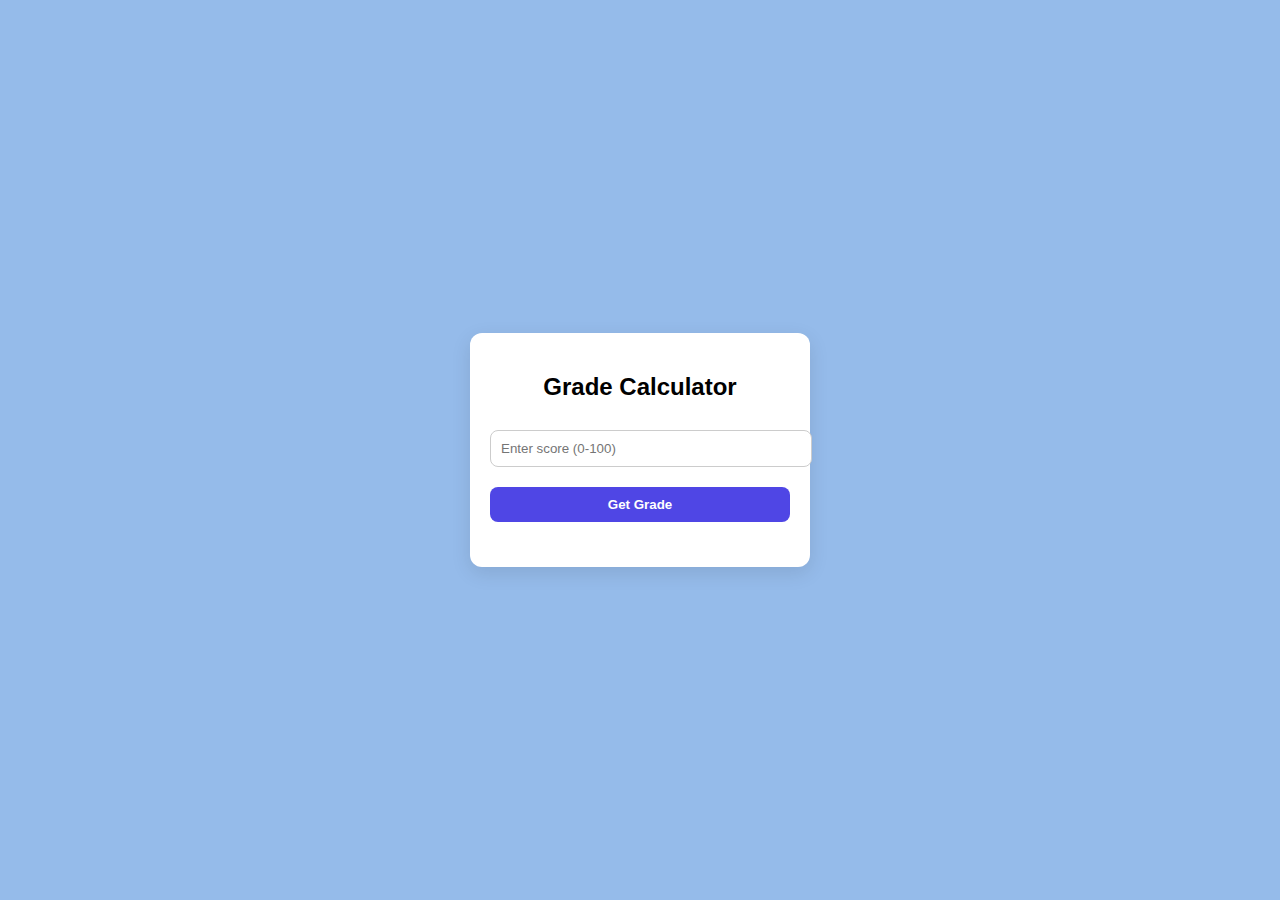
<file: Grade Calculator (day 3)/index.html>
<!DOCTYPE html>
<html lang="en">
  <head>
    <meta charset="UTF-8" />
    <meta name="viewport" content="width=device-width, initial-scale=1.0" />
    <link rel="stylesheet" href="style2.css" />
  </head>
  <body>
    <div class="container">
      <h2>Grade Calculator</h2>
      <input type="number" id="score" placeholder="Enter score (0-100)" />
      <button onclick="showGrade()">Get Grade</button>
      <div class="result" id="result"></div>
    </div>
    <script src="script2.js"></script>
  </body>
</html>
</file>
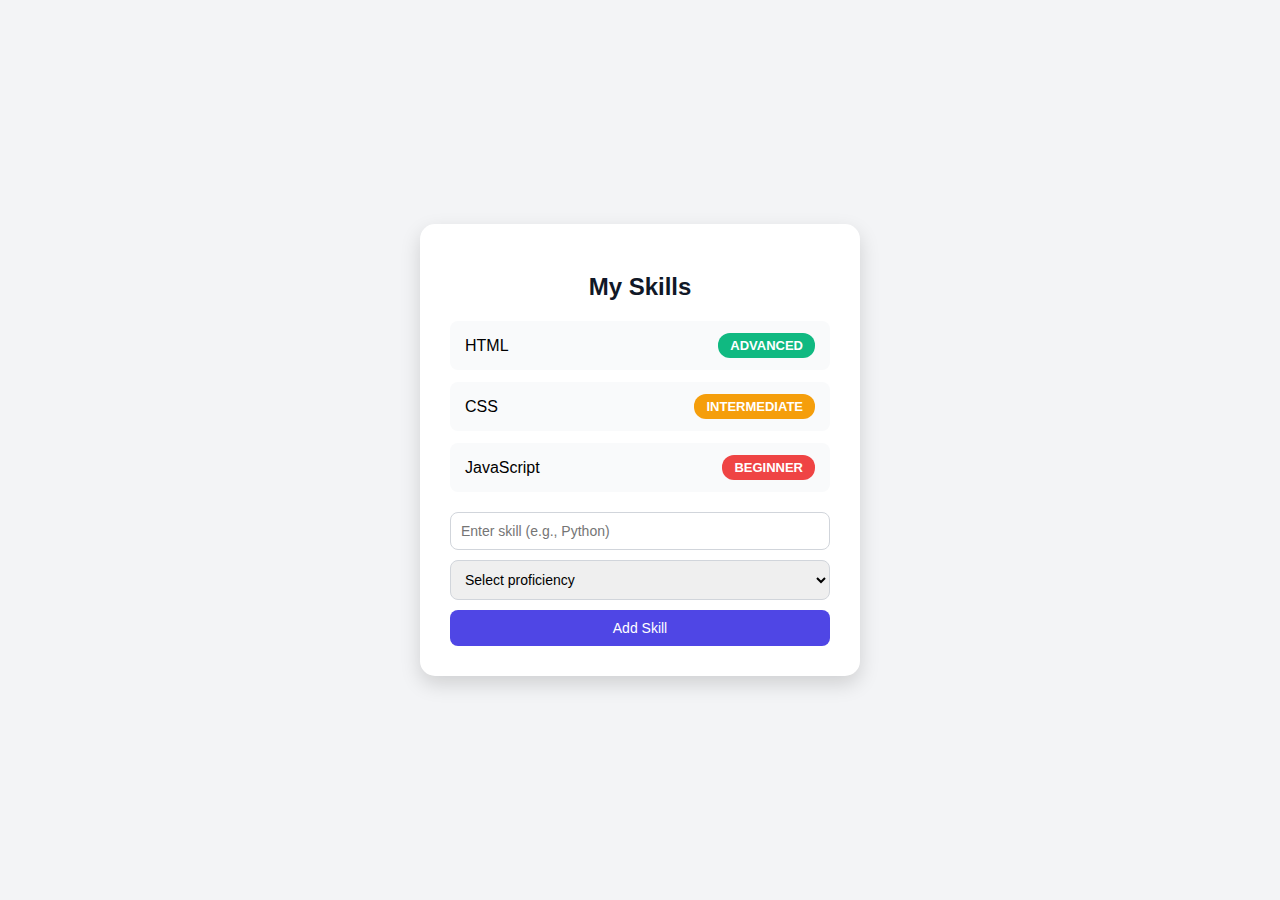
<file: Skills (day 4)/index.html>
<!DOCTYPE html>
<html lang="en">
  <head>
    <meta charset="UTF-8" />
    <title>My Skills</title>
    <link rel="stylesheet" href="style.css" />
  </head>
  <body>
    <div class="container">
      <h2>My Skills</h2>
      <div id="skills-list"></div>

      <!-- Form to add skills -->
      <form id="skill-form">
        <input
          type="text"
          id="skill-name"
          placeholder="Enter skill (e.g., Python)"
          required
        />
        <select id="skill-level" required>
          <option value="" disabled selected>Select proficiency</option>
          <option value="Beginner">Beginner</option>
          <option value="Intermediate">Intermediate</option>
          <option value="Advanced">Advanced</option>
        </select>
        <button type="submit">Add Skill</button>
      </form>
    </div>
    <script src="script.js"></script>
  </body>
</html>
</file>
<file: Grade Calculator (day 3)/style2.css>
body {
  font-family: Arial, sans-serif;
  background: oklch(78.14% 0.07912 254.061);
  display: flex;
  justify-content: center;
  align-items: center;
  height: 100vh;
  margin: 0;
}
.container {
  background: #fff;
  padding: 20px;
  border-radius: 12px;
  box-shadow: 0 6px 20px rgba(0, 0, 0, 0.1);
  text-align: center;
  width: 300px;
}
input,
button {
  padding: 10px;
  margin: 10px 0;
  width: 100%;
  border-radius: 8px;
  border: 1px solid #ccc;
}
button {
  background: #4f46e5;
  color: white;
  font-weight: bold;
  cursor: pointer;
  border: none;
}
button:hover {
  background: #4338ca;
}
.result {
  margin-top: 15px;
  font-size: 18px;
  font-weight: bold;
  color: #333;
}
</file>
<file: Skills (day 4)/style.css>
body {
  font-family: Arial, sans-serif;
  background: #f3f4f6;
  display: flex;
  justify-content: center;
  align-items: center;
  height: 100vh;
  margin: 0;
}

.container {
  background: white;
  padding: 30px;
  border-radius: 15px;
  box-shadow: 0 8px 20px rgba(0, 0, 0, 0.15);
  text-align: center;
  width: 380px;
}

h2 {
  margin-bottom: 20px;
  color: #111827;
}

.skill {
  display: flex;
  justify-content: space-between;
  align-items: center;
  background: #f9fafb;
  padding: 12px 15px;
  border-radius: 8px;
  margin-bottom: 12px;
  font-size: 16px;
  font-weight: 500;
}

.badge {
  padding: 5px 12px;
  border-radius: 12px;
  font-size: 13px;
  font-weight: bold;
  color: white;
  text-transform: uppercase;
}

.badge.advanced {
  background: #10b981;
} /* green */
.badge.intermediate {
  background: #f59e0b;
} /* yellow */
.badge.beginner {
  background: #ef4444;
} /* red */

/* Form styling */
form {
  margin-top: 20px;
  display: flex;
  flex-direction: column;
  gap: 10px;
}

input,
select,
button {
  padding: 10px;
  border-radius: 8px;
  border: 1px solid #d1d5db;
  font-size: 14px;
}

button {
  background: #4f46e5;
  color: white;
  border: none;
  cursor: pointer;
  transition: background 0.3s;
}

button:hover {
  background: #4338ca;
}
</file>
